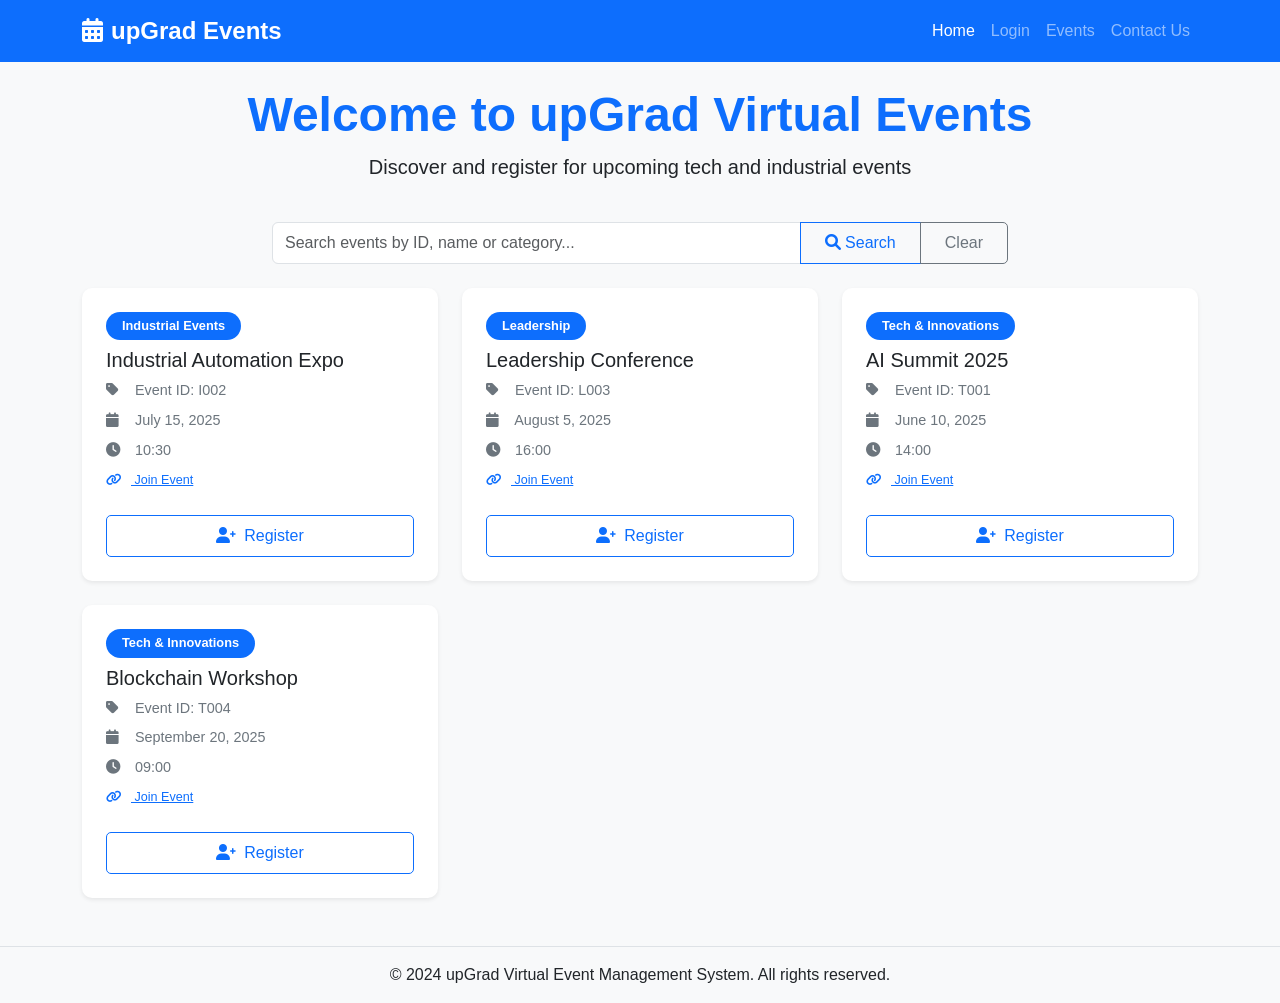
<file: index.html>
<!DOCTYPE html>
<html lang="en">
<head>
    <meta charset="UTF-8">
    <meta name="viewport" content="width=device-width, initial-scale=1.0">
    <title>upGrad Virtual Event Management System</title>
    <!-- Bootstrap CSS -->
    <link href="https://cdn.jsdelivr.net/npm/bootstrap@5.3.0-alpha1/dist/css/bootstrap.min.css" rel="stylesheet">
    <!-- Font Awesome -->
    <link rel="stylesheet" href="https://cdnjs.cloudflare.com/ajax/libs/font-awesome/6.0.0/css/all.min.css">
    <!-- Custom CSS -->
    <link rel="stylesheet" href="static/css/style.css">
    <style>
        /* Additional inline styles for better display */
        .template-content { display: none; }
        .page-content { min-height: 400px; }
    </style>
</head>
<body>
    <!-- Navigation Bar -->
    <nav class="navbar navbar-expand-lg navbar-dark bg-primary">
        <div class="container">
            <a class="navbar-brand" href="#" id="home-link">
                <i class="fas fa-calendar-alt me-2"></i>upGrad Events
            </a>
            <button class="navbar-toggler" type="button" data-bs-toggle="collapse" data-bs-target="#navbarNav">
                <span class="navbar-toggler-icon"></span>
            </button>
            <div class="collapse navbar-collapse" id="navbarNav">
                <ul class="navbar-nav ms-auto">
                    <li class="nav-item">
                        <a class="nav-link active" href="#" data-page="home">Home</a>
                    </li>
                    <li class="nav-item">
                        <a class="nav-link" href="#" data-page="login">Login</a>
                    </li>
                    <li class="nav-item">
                        <a class="nav-link" href="#" data-page="events">Events</a>
                    </li>
                    <li class="nav-item">
                        <a class="nav-link" href="#" data-page="contact">Contact Us</a>
                    </li>
                    <li class="nav-item" id="logout-item" style="display: none;">
                        <button class="btn btn-outline-light btn-sm" id="logout-btn">Logout</button>
                    </li>
                </ul>
            </div>
        </div>
    </nav>

    <!-- Main Content Container -->
    <div class="container mt-4">
        <!-- Pages will be loaded here dynamically -->
        <div id="page-content" class="page-content"></div>
    </div>

    <!-- Footer -->
    <footer class="bg-light text-center py-3 mt-5">
        <p class="mb-0">&copy; 2024 upGrad Virtual Event Management System. All rights reserved.</p>
    </footer>

    <!-- Embedded Templates (Hidden) -->
    <div style="display: none;">
        <!-- Home Page Template -->
        <div id="template-home">
            <div class="row">
                <div class="col-12 text-center mb-4">
                    <h1 class="display-5 fw-bold text-primary">Welcome to upGrad Virtual Events</h1>
                    <p class="lead">Discover and register for upcoming tech and industrial events</p>
                </div>
            </div>
            <div class="row mb-4">
                <div class="col-md-8 mx-auto">
                    <div class="input-group">
                        <input type="text" class="form-control" id="home-search" placeholder="Search events by ID, name or category...">
                        <button class="btn btn-outline-primary" type="button" id="home-search-btn">
                            <i class="fas fa-search"></i> Search
                        </button>
                        <button class="btn btn-outline-secondary" type="button" id="home-clear-search">Clear</button>
                    </div>
                </div>
            </div>
            <div class="row g-4" id="home-events-container"></div>
        </div>

        <!-- Register Page Template -->
        <div id="template-register">
            <div class="row justify-content-center">
                <div class="col-md-8 col-lg-6">
                    <div class="card shadow">
                        <div class="card-header bg-primary text-white">
                            <h4 class="mb-0"><i class="fas fa-user-plus me-2"></i>Event Registration</h4>
                        </div>
                        <div class="card-body">
                            <div class="row mb-4">
                                <div class="col-md-6">
                                    <p><strong>Event ID:</strong> <span id="reg-event-id"></span></p>
                                    <p><strong>Category:</strong> <span id="reg-category"></span></p>
                                </div>
                                <div class="col-md-6">
                                    <p><strong>Event Name:</strong> <span id="reg-event-name"></span></p>
                                    <p><strong>Date & Time:</strong> <span id="reg-datetime"></span></p>
                                </div>
                            </div>
                            <form id="registration-form" novalidate>
                                <div class="row g-3">
                                    <div class="col-md-6">
                                        <label for="first-name" class="form-label required-field">First Name</label>
                                        <input type="text" class="form-control" id="first-name" required>
                                        <div class="invalid-feedback">Please enter your first name.</div>
                                    </div>
                                    <div class="col-md-6">
                                        <label for="last-name" class="form-label required-field">Last Name</label>
                                        <input type="text" class="form-control" id="last-name" required>
                                        <div class="invalid-feedback">Please enter your last name.</div>
                                    </div>
                                    <div class="col-12">
                                        <label for="reg-email" class="form-label required-field">Email Address</label>
                                        <input type="email" class="form-control" id="reg-email" required>
                                        <div class="invalid-feedback">Please enter a valid email address.</div>
                                    </div>
                                    <div class="col-12 mt-4">
                                        <button type="submit" class="btn btn-primary w-100">Complete Registration</button>
                                        <button type="button" class="btn btn-outline-secondary w-100 mt-2" id="back-to-home">Back to Home</button>
                                    </div>
                                </div>
                            </form>
                        </div>
                    </div>
                </div>
            </div>
        </div>

        <!-- Login Page Template -->
        <div id="template-login">
            <div class="row justify-content-center">
                <div class="col-md-6 col-lg-5">
                    <div class="card shadow">
                        <div class="card-header bg-primary text-white">
                            <h4 class="mb-0"><i class="fas fa-lock me-2"></i>Admin Login</h4>
                        </div>
                        <div class="card-body">
                            <form id="login-form" novalidate>
                                <div class="mb-3">
                                    <label for="login-email" class="form-label required-field">Email address</label>
                                    <input type="email" class="form-control" id="login-email" value="admin@upgrad.com" required>
                                    <div class="invalid-feedback">Please enter a valid email address.</div>
                                </div>
                                <div class="mb-3">
                                    <label for="login-password" class="form-label required-field">Password</label>
                                    <input type="password" class="form-control" id="login-password" value="12345" required>
                                    <div class="invalid-feedback">Please enter your password.</div>
                                </div>
                                <button type="submit" class="btn btn-primary w-100">Login</button>
                            </form>
                            <div class="mt-3 text-muted small">
                                <p class="mb-1"><strong>Demo credentials:</strong></p>
                                <p class="mb-0">Email: admin@upgrad.com</p>
                                <p class="mb-0">Password: 12345</p>
                            </div>
                        </div>
                    </div>
                </div>
            </div>
        </div>

        <!-- Events Page Template -->
        <div id="template-events">
            <div class="row mb-4">
                <div class="col-12">
                    <h2 class="text-primary">Event Management</h2>
                </div>
            </div>
            <div class="card shadow mb-4">
                <div class="card-header bg-success text-white">
                    <h5 class="mb-0"><i class="fas fa-plus-circle me-2"></i>Add New Event</h5>
                </div>
                <div class="card-body">
                    <form id="add-event-form" novalidate>
                        <div class="row g-3">
                            <div class="col-md-4">
                                <label for="event-id" class="form-label required-field">Event ID</label>
                                <input type="text" class="form-control" id="event-id" required pattern="[A-Za-z0-9-]+">
                                <div class="invalid-feedback">Alphanumeric and hyphens only.</div>
                            </div>
                            <div class="col-md-8">
                                <label for="event-name" class="form-label required-field">Event Name</label>
                                <input type="text" class="form-control" id="event-name" required>
                                <div class="invalid-feedback">Please enter event name.</div>
                            </div>
                            <div class="col-md-3">
                                <label for="event-category" class="form-label required-field">Category</label>
                                <select class="form-select" id="event-category" required>
                                    <option value="">Choose...</option>
                                    <option value="Tech & Innovations">Tech & Innovations</option>
                                    <option value="Industrial Events">Industrial Events</option>
                                    <option value="Leadership">Leadership</option>
                                    <option value="Workshop">Workshop</option>
                                </select>
                                <div class="invalid-feedback">Please select a category.</div>
                            </div>
                            <div class="col-md-3">
                                <label for="event-date" class="form-label required-field">Date</label>
                                <input type="date" class="form-control" id="event-date" required>
                                <div class="invalid-feedback">Please select a date.</div>
                            </div>
                            <div class="col-md-3">
                                <label for="event-time" class="form-label required-field">Time</label>
                                <input type="time" class="form-control" id="event-time" required>
                                <div class="invalid-feedback">Please select a time.</div>
                            </div>
                            <div class="col-md-3">
                                <label for="event-url" class="form-label required-field">Event URL</label>
                                <input type="url" class="form-control" id="event-url" required placeholder="https://">
                                <div class="invalid-feedback">Please enter a valid URL.</div>
                            </div>
                            <div class="col-12">
                                <button type="submit" class="btn btn-success">Add Event</button>
                                <button type="reset" class="btn btn-outline-secondary">Reset</button>
                            </div>
                        </div>
                    </form>
                </div>
            </div>
            <div class="card shadow mb-4">
                <div class="card-body">
                    <div class="row">
                        <div class="col-md-8 mx-auto">
                            <div class="input-group">
                                <input type="text" class="form-control" id="event-search" placeholder="Search events by ID, name or category...">
                                <button class="btn btn-primary" type="button" id="search-btn">
                                    <i class="fas fa-search"></i> Search
                                </button>
                                <button class="btn btn-outline-secondary" type="button" id="clear-search">Clear</button>
                            </div>
                        </div>
                    </div>
                </div>
            </div>
            <div class="row g-4" id="admin-events-container"></div>
        </div>

        <!-- Contact Page Template -->
        <div id="template-contact">
            <div class="row justify-content-center">
                <div class="col-md-8 col-lg-6">
                    <div class="card shadow">
                        <div class="card-header bg-info text-white">
                            <h4 class="mb-0"><i class="fas fa-envelope me-2"></i>Contact Us</h4>
                        </div>
                        <div class="card-body">
                            <form id="contact-form" novalidate>
                                <div class="mb-3">
                                    <label for="contact-name" class="form-label required-field">Full Name</label>
                                    <input type="text" class="form-control" id="contact-name" required>
                                    <div class="invalid-feedback">Please enter your name.</div>
                                </div>
                                <div class="mb-3">
                                    <label for="contact-email" class="form-label required-field">Email Address</label>
                                    <input type="email" class="form-control" id="contact-email" required>
                                    <div class="invalid-feedback">Please enter a valid email address.</div>
                                </div>
                                <div class="mb-3">
                                    <label for="contact-description" class="form-label required-field">Message</label>
                                    <textarea class="form-control" id="contact-description" rows="4" required></textarea>
                                    <div class="invalid-feedback">Please enter your message.</div>
                                </div>
                                <button type="submit" class="btn btn-info text-white w-100">Send Message</button>
                            </form>
                        </div>
                    </div>
                </div>
            </div>
        </div>
    </div>

    <!-- Bootstrap JS -->
    <script src="https://cdn.jsdelivr.net/npm/bootstrap@5.3.0-alpha1/dist/js/bootstrap.bundle.min.js"></script>
    <!-- Custom JS -->
    <script src="static/js/utils.js"></script>
    <script src="static/js/database.js"></script>
    <script src="static/js/auth.js"></script>
    <script src="static/js/events.js"></script>
    <script src="static/js/main.js"></script>
</body>
</html>
</file>
<file: static/css/style.css>
/* Custom CSS for upGrad Event Management System */

:root {
    --primary-color: #0d6efd;
    --secondary-color: #6c757d;
    --success-color: #198754;
    --info-color: #0dcaf0;
    --warning-color: #ffc107;
    --danger-color: #dc3545;
}

/* General Styles */
body {
    font-family: 'Segoe UI', Tahoma, Geneva, Verdana, sans-serif;
    background-color: #f8f9fa;
    min-height: 100vh;
    display: flex;
    flex-direction: column;
}

main {
    flex: 1;
}

/* Navigation */
.navbar-brand {
    font-weight: 600;
    font-size: 1.5rem;
}

.nav-link {
    font-weight: 500;
    transition: color 0.3s ease;
}

.nav-link:hover {
    color: #ffffff !important;
    opacity: 0.9;
}

/* Cards */
.card {
    transition: transform 0.2s ease, box-shadow 0.2s ease;
    border: none;
    border-radius: 10px;
    overflow: hidden;
}

.card:hover {
    transform: translateY(-5px);
    box-shadow: 0 10px 30px rgba(0, 0, 0, 0.1) !important;
}

.event-card {
    height: 100%;
    position: relative;
}

.event-card .card-body {
    padding: 1.5rem;
}

.event-card .badge {
    font-size: 0.8rem;
    padding: 0.5rem 1rem;
    border-radius: 50px;
}

/* Forms */
.form-label.required-field::after {
    content: "*";
    color: var(--danger-color);
    margin-left: 4px;
}

.form-control:focus, .form-select:focus {
    border-color: var(--primary-color);
    box-shadow: 0 0 0 0.25rem rgba(13, 110, 253, 0.15);
}

/* Buttons */
.btn {
    border-radius: 5px;
    font-weight: 500;
    padding: 0.5rem 1.5rem;
    transition: all 0.3s ease;
}

.btn-primary {
    background-color: var(--primary-color);
    border-color: var(--primary-color);
}

.btn-primary:hover {
    background-color: #0b5ed7;
    border-color: #0a58ca;
    transform: translateY(-2px);
}

/* Event Cards Specific */
.event-meta {
    font-size: 0.9rem;
    color: var(--secondary-color);
    margin: 0.5rem 0;
}

.event-meta i {
    width: 20px;
    margin-right: 5px;
}

.delete-btn {
    position: absolute;
    top: 10px;
    right: 10px;
    z-index: 10;
    opacity: 0.7;
    transition: opacity 0.3s ease;
}

.delete-btn:hover {
    opacity: 1;
}

/* Search Bar */
.search-container {
    background: white;
    border-radius: 50px;
    padding: 0.5rem;
    box-shadow: 0 2px 10px rgba(0, 0, 0, 0.05);
}

/* Alerts */
.alert {
    border-radius: 10px;
    border: none;
    padding: 1rem 1.5rem;
}

.custom-alert {
    box-shadow: 0 4px 12px rgba(0, 0, 0, 0.15);
}

/* Footer */
footer {
    margin-top: auto;
    background-color: white;
    border-top: 1px solid #dee2e6;
}

/* Responsive Design */
@media (max-width: 768px) {
    .navbar-brand {
        font-size: 1.2rem;
    }
    
    .card-title {
        font-size: 1.2rem;
    }
    
    .display-5 {
        font-size: 1.8rem;
    }
}

/* Loading Spinner */
.spinner-container {
    display: flex;
    justify-content: center;
    align-items: center;
    min-height: 200px;
}

/* Empty State */
.empty-state {
    text-align: center;
    padding: 3rem;
    color: var(--secondary-color);
}

.empty-state i {
    font-size: 3rem;
    margin-bottom: 1rem;
}

/* Validation Styles */
.was-validated .form-control:invalid,
.was-validated .form-select:invalid {
    border-color: var(--danger-color);
}

.was-validated .form-control:valid,
.was-validated .form-select:valid {
    border-color: var(--success-color);
}

/* Custom Animations */
@keyframes fadeIn {
    from {
        opacity: 0;
        transform: translateY(20px);
    }
    to {
        opacity: 1;
        transform: translateY(0);
    }
}

.fade-in {
    animation: fadeIn 0.5s ease;
}
</file>
